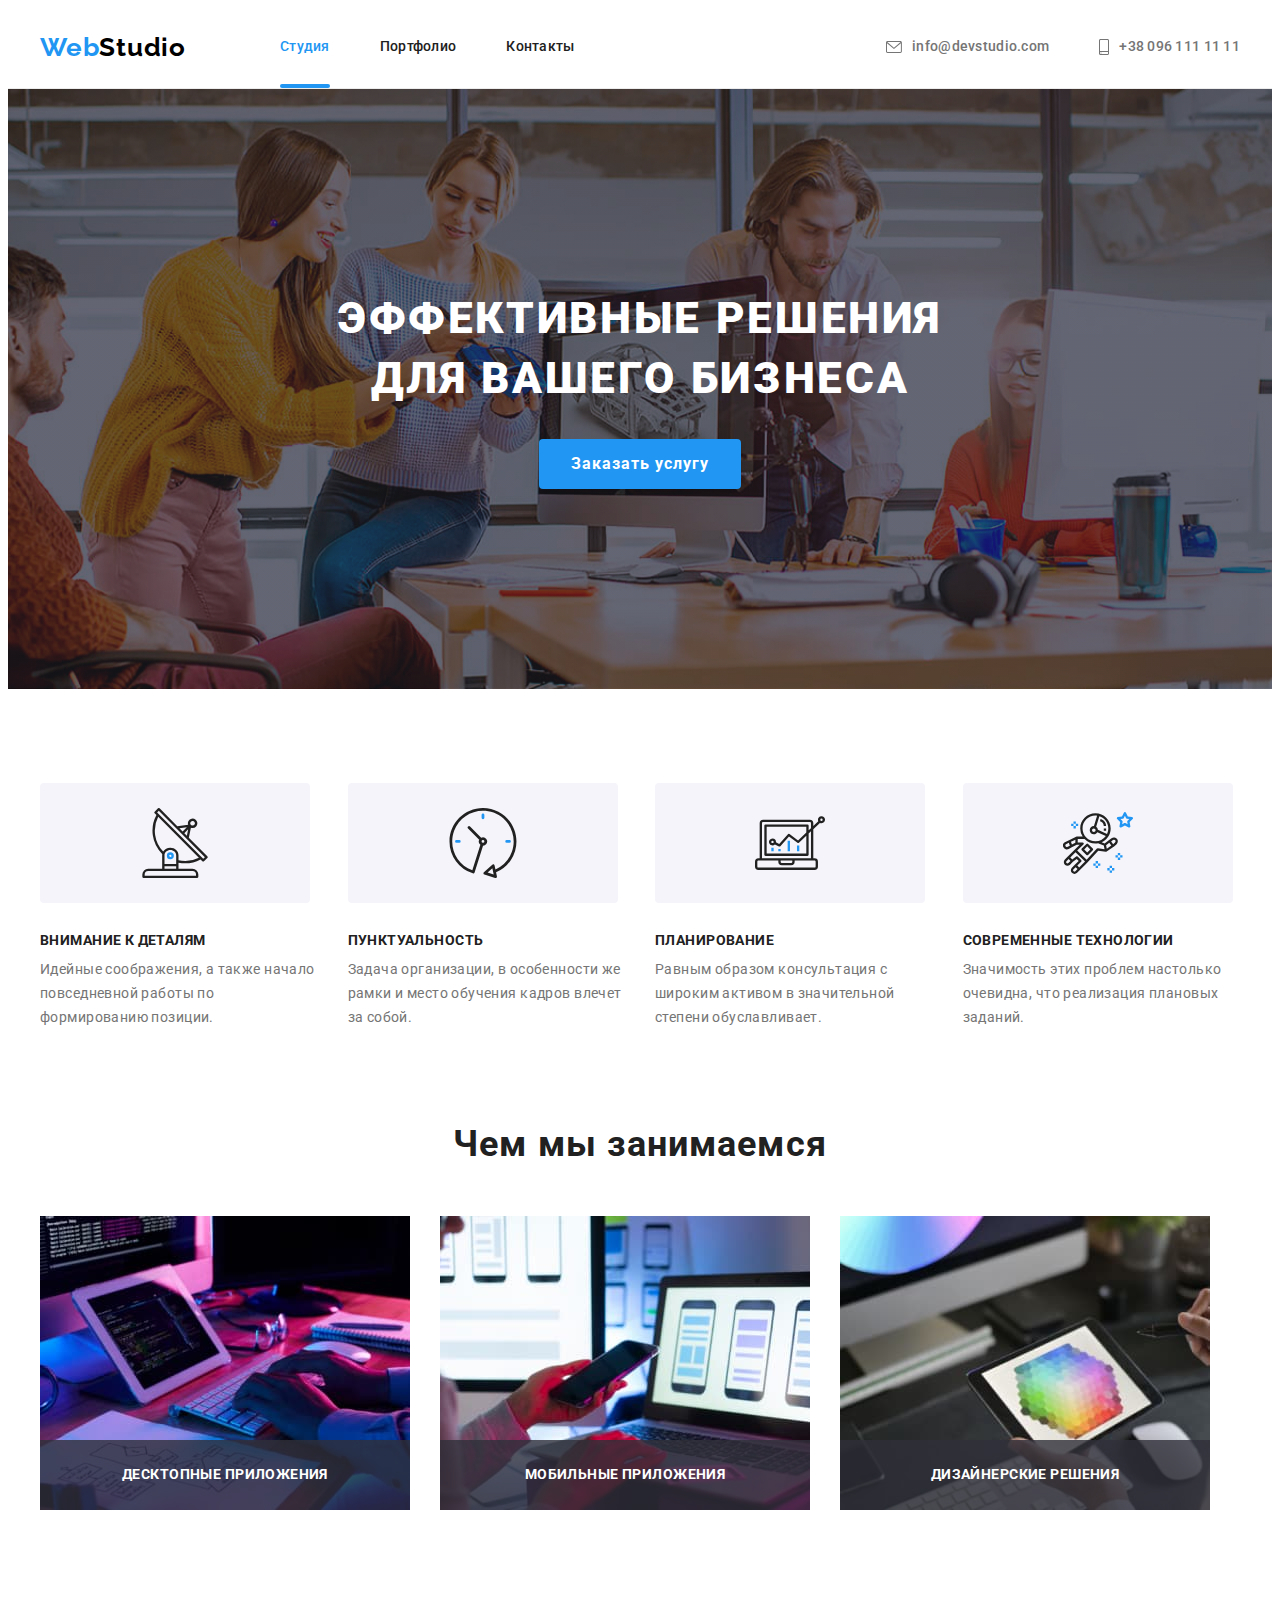
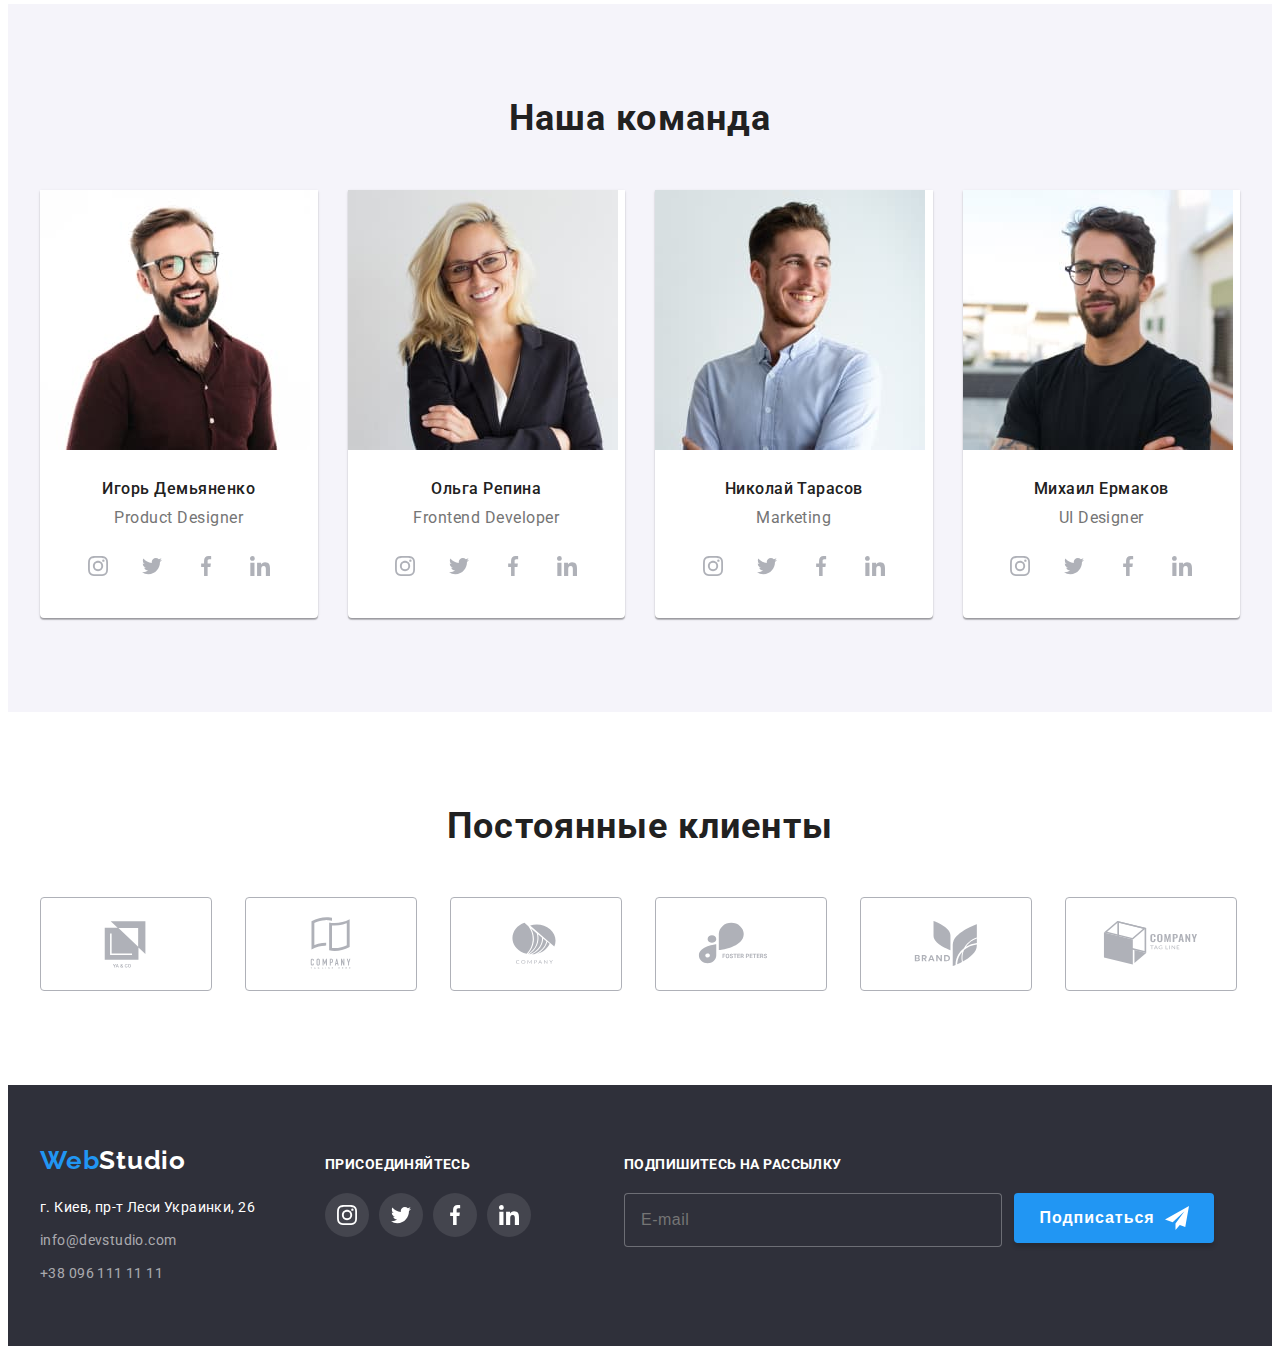
<file: index.html>
<!DOCTYPE html>
<html lang="ru">
  <head>
    <meta charset="UTF-8" />
    <meta http-equiv="X-UA-Compatible" content="IE=edge" />
    <meta name="viewport" content="width=device-width, initial-scale=1.0" />
    <title>Студия</title>
    <link rel="preconnect" href="https://fonts.googleapis.com" />
    <link rel="preconnect" href="https://fonts.gstatic.com" crossorigin />
    <link
      href="https://fonts.googleapis.com/css2?family=Raleway:wght@700&family=Roboto:wght@400;500;700;900&display=swap"
      rel="stylesheet"
    />
    <link
      rel="stylesheet"
      href="https://cdnjs.cloudflare.com/ajax/libs/modern-normalize/1.1.0/modern-normalize.min.css"
      integrity="sha512-wpPYUAdjBVSE4KJnH1VR1HeZfpl1ub8YT/NKx4PuQ5NmX2tKuGu6U/JRp5y+Y8XG2tV+wKQpNHVUX03MfMFn9Q=="
      crossorigin="anonymous"
      referrerpolicy="no-referrer"
    />
    <link rel="stylesheet" href="./css/styles.css" />
  </head>
  <body>
    <header class="header">
      <div class="container header-container">
        <nav class="header-nav">
          <a href="" lang="en" class="logo">Web<span class="logo-dark">Studio</span></a>
          <ul class="header-nav-list">
            <li class="header-nav-item"><a href="" class="header-nav-link current">Студия</a></li>
            <li class="header-nav-item">
              <a href="./portfolio.html" class="header-nav-link">Портфолио</a>
            </li>
            <li class="header-nav-item"><a href="" class="header-nav-link">Контакты</a></li>
          </ul>
        </nav>
        <ul class="header-contacts">
          <li class="nav-contacts">
            <a href="mailto:info@devstudio.com" lang="en" class="header-link-contacts">
              <svg class="header-sprite-mail">
                <use href="images/symbol-defs.svg#icon-envelope"></use>
              </svg>
              info@devstudio.com</a
            >
          </li>
          <li class="nav-contacts">
            <a href="tel:+380961111111" class="header-link-contacts">
              <svg class="header-sprite-tel">
                <use href="images/symbol-defs.svg#icon-smartphone"></use>
              </svg>
              +38 096 111 11 11</a
            >
          </li>
        </ul>
      </div>
    </header>
    <main>
      <section class="hero">
        <div class="container">
          <h1 class="hero-title">
            Эффективные решения <br />
            для вашего бизнеса
          </h1>
          <button type="button" class="hero-button" data-modal-open>Заказать услугу</button>
        </div>
      </section>
      <section class="features section">
        <div class="container">
          <h2 class="visually-hidden">Особенности</h2>
          <ul class="features-list">
            <li class="features-list-item">
              <div class="features-bg">
                <svg class="features-sprite">
                  <use href="images/symbol-defs.svg#icon-antenna-1"></use>
                </svg>
              </div>
              <h3 class="features-title">Внимание к деталям</h3>
              <p class="features-after-title after-title">
                Идейные соображения, а также начало повседневной работы по формированию позиции.
              </p>
            </li>
            <li class="features-list-item">
              <div class="features-bg">
                <svg class="features-sprite">
                  <use href="images/symbol-defs.svg#icon-clock-1"></use>
                </svg>
              </div>
              <h3 class="features-title">Пунктуальность</h3>
              <p class="features-after-title after-title" after-title>
                Задача организации, в особенности же рамки и место обучения кадров влечет за собой.
              </p>
            </li>
            <li class="features-list-item">
              <div class="features-bg">
                <svg class="features-sprite">
                  <use href="images/symbol-defs.svg#icon-diagram-1"></use>
                </svg>
              </div>
              <h3 class="features-title">Планирование</h3>
              <p class="features-after-title after-title">
                Равным образом консультация с широким активом в значительной степени обуславливает.
              </p>
            </li>
            <li class="features-list-item">
              <div class="features-bg">
                <svg class="features-sprite">
                  <use href="images/symbol-defs.svg#icon-astronaut-1"></use>
                </svg>
              </div>
              <h3 class="features-title">Современные технологии</h3>
              <p class="features-after-title after-title">
                Значимость этих проблем настолько очевидна, что реализация плановых заданий.
              </p>
            </li>
          </ul>
        </div>
      </section>
      <section class="business">
        <div class="container">
          <h2 class="business-title section-title">Чем мы занимаемся</h2>
          <ul class="business-list">
            <li class="business-item">
              <img
                src="./images/what_we_do_img1.jpg"
                alt="man typing text"
                width="370"
                height="294"
              />
              <p class="business-item-text">Десктопные приложения</p>
            </li>
            <li class="business-item">
              <img
                src="./images/what_we_do_img2.jpg"
                alt="man looking at the phone"
                width="370"
                height="294"
              />
              <p class="business-item-text">Мобильные приложения</p>
            </li>
            <li class="business-item">
              <img
                src="./images/what_we_do_img3.jpg"
                alt="man with ipad"
                width="370"
                height="294"
              />
              <p class="business-item-text">Дизайнерские решения</p>
            </li>
          </ul>
        </div>
      </section>
      <section class="team section">
        <div class="container">
          <h2 class="team-title section-title">Наша команда</h2>
          <ul class="team-list">
            <li class="team-item">
              <img
                class="team-img"
                src="./images/product_desiner1.jpg"
                alt="product_desiner"
                width="270"
                subtitle
                height="260"
              />
              <div class="team-afterfoto">
                <h3 class="team-subtitle subtitle">Игорь Демьяненко</h3>
                <p lang="en" class="team-position">Product Designer</p>
                <ul class="social">
                  <li class="social-item">
                    <a
                      href="https://instagram.com"
                      class="social-link"
                      aria-label="иконка Инстаграм"
                    >
                      <svg class="link-icon" width="20" height="20">
                        <use href="./images/symbol-defs.svg#icon-instagram-2"></use>
                      </svg>
                    </a>
                  </li>
                  <li class="social-item">
                    <a href="https://twitter.com" class="social-link" aria-label="иконка Твиттер">
                      <svg class="link-icon" width="20" height="20">
                        <use href="./images/symbol-defs.svg#icon-twitter-1"></use>
                      </svg>
                    </a>
                  </li>
                  <li class="social-item">
                    <a href="https://facebook.com" class="social-link" aria-label="иконка Фейсбук">
                      <svg class="link-icon" width="20" height="20">
                        <use href="./images/symbol-defs.svg#icon-facebook-1"></use>
                      </svg>
                    </a>
                  </li>
                  <li class="social-item">
                    <a href="https://linkedin.com" class="social-link" aria-label="иконка Линкедин">
                      <svg class="link-icon" width="20" height="20">
                        <use href="./images/symbol-defs.svg#icon-linkedin-1"></use>
                      </svg>
                    </a>
                  </li>
                </ul>
              </div>
            </li>
            <li class="team-item">
              <img
                class="team-img"
                src="./images/frontend_desiner2.jpg"
                alt="frontend_desiner"
                width="270"
                height="260"
              />
              <div class="team-afterfoto">
                <h3 class="team-subtitle subtitle">Ольга Репина</h3>
                <p lang="en" class="team-position">Frontend Developer</p>
                <ul class="social">
                  <li class="social-item">
                    <a
                      href="https://instagram.com"
                      class="social-link"
                      aria-label="иконка Инстаграм"
                    >
                      <svg class="link-icon" width="20" height="20">
                        <use href="./images/symbol-defs.svg#icon-instagram-2"></use>
                      </svg>
                    </a>
                  </li>
                  <li class="social-item">
                    <a href="https://twitter.com" class="social-link" aria-label="иконка Твиттер">
                      <svg class="link-icon" width="20" height="20">
                        <use href="./images/symbol-defs.svg#icon-twitter-1"></use>
                      </svg>
                    </a>
                  </li>
                  <li class="social-item">
                    <a href="https://facebook.com" class="social-link" aria-label="иконка Фейсбук">
                      <svg class="link-icon" width="20" height="20">
                        <use href="./images/symbol-defs.svg#icon-facebook-1"></use>
                      </svg>
                    </a>
                  </li>
                  <li class="social-item">
                    <a href="https://linkedin.com" class="social-link" aria-label="иконка Линкедин">
                      <svg class="link-icon" width="20" height="20">
                        <use href="./images/symbol-defs.svg#icon-linkedin-1"></use>
                      </svg>
                    </a>
                  </li>
                </ul>
              </div>
            </li>
            <li class="team-item">
              <img
                class="team-img"
                src="./images/marketing3.jpg"
                alt="marketing"
                width="270"
                height="260"
              />
              <div class="team-afterfoto">
                <h3 class="team-subtitle subtitle">Николай Тарасов</h3>
                <p lang="en" class="team-position">Marketing</p>
                <ul class="social">
                  <li class="social-item">
                    <a
                      href="https://instagram.com"
                      class="social-link"
                      aria-label="иконка Инстаграм"
                    >
                      <svg class="link-icon" width="20" height="20">
                        <use href="./images/symbol-defs.svg#icon-instagram-2"></use>
                      </svg>
                    </a>
                  </li>
                  <li class="social-item">
                    <a href="https://twitter.com" class="social-link" aria-label="иконка Твиттер">
                      <svg class="link-icon" width="20" height="20">
                        <use href="./images/symbol-defs.svg#icon-twitter-1"></use>
                      </svg>
                    </a>
                  </li>
                  <li class="social-item">
                    <a href="https://facebook.com" class="social-link" aria-label="иконка Фейсбук">
                      <svg class="link-icon" width="20" height="20">
                        <use href="./images/symbol-defs.svg#icon-facebook-1"></use>
                      </svg>
                    </a>
                  </li>
                  <li class="social-item">
                    <a href="https://linkedin.com" class="social-link" aria-label="иконка Линкедин">
                      <svg class="link-icon" width="20" height="20">
                        <use href="./images/symbol-defs.svg#icon-linkedin-1"></use>
                      </svg>
                    </a>
                  </li>
                </ul>
              </div>
            </li>
            <li class="team-item">
              <img
                class="team-img"
                src="./images/ui_designer4.jpg"
                alt="ui_designer"
                width="270"
                height="260"
              />
              <div class="team-afterfoto">
                <h3 class="team-subtitle subtitle">Михаил Ермаков</h3>
                <p lang="en" class="team-position">UI Designer</p>
                <ul class="social">
                  <li class="social-item">
                    <a
                      href="https://instagram.com"
                      class="social-link"
                      aria-label="иконка Инстаграм"
                    >
                      <svg class="link-icon" width="20" height="20">
                        <use href="./images/symbol-defs.svg#icon-instagram-2"></use>
                      </svg>
                    </a>
                  </li>
                  <li class="social-item">
                    <a href="https://twitter.com" class="social-link" aria-label="иконка Твиттер">
                      <svg class="link-icon" width="20" height="20">
                        <use href="./images/symbol-defs.svg#icon-twitter-1"></use>
                      </svg>
                    </a>
                  </li>
                  <li class="social-item">
                    <a href="https://facebook.com" class="social-link" aria-label="иконка Фейсбук">
                      <svg class="link-icon" width="20" height="20">
                        <use href="./images/symbol-defs.svg#icon-facebook-1"></use>
                      </svg>
                    </a>
                  </li>
                  <li class="social-item">
                    <a href="https://linkedin.com" class="social-link" aria-label="иконка Линкедин">
                      <svg class="link-icon" width="20" height="20">
                        <use href="./images/symbol-defs.svg#icon-linkedin-1"></use>
                      </svg>
                    </a>
                  </li>
                </ul>
              </div>
            </li>
          </ul>
        </div>
      </section>
      <section class="partners section">
        <div class="container employment-partners">
          <h2 class="partners-title section-title">Постоянные клиенты</h2>
          <ul class="partners-list">
            <li class="partners-image">
              <a href="" class="partners-link">
                <svg class="partners-logo" width="106" height="60">
                  <use href="./images/symbol-defs.svg#icon-Logo"></use>
                </svg>
              </a>
            </li>
            <li class="partners-image">
              <a href="" class="partners-link">
                <svg class="partners-logo" width="106" height="60">
                  <use href="./images/symbol-defs.svg#icon-Logo-1"></use>
                </svg>
              </a>
            </li>
            <li class="partners-image">
              <a href="" class="partners-link">
                <svg class="partners-logo" width="106" height="60">
                  <use href="./images/symbol-defs.svg#icon-Logo-2"></use>
                </svg>
              </a>
            </li>
            <li class="partners-image">
              <a href="" class="partners-link">
                <svg class="partners-logo" width="106" height="60">
                  <use href="./images/symbol-defs.svg#icon-Logo-3"></use>
                </svg>
              </a>
            </li>
            <li class="partners-image">
              <a href="" class="partners-link">
                <svg class="partners-logo" width="106" height="60">
                  <use href="./images/symbol-defs.svg#icon-Logo-4"></use>
                </svg>
              </a>
            </li>
            <li class="partners-image">
              <a href="" class="partners-link">
                <svg class="partners-logo" width="106" height="60">
                  <use href="./images/symbol-defs.svg#icon-Logo-5"></use>
                </svg>
              </a>
            </li>
          </ul>
        </div>
      </section>
    </main>
    <footer class="footer">
      <div class="container footer-container">
        <div class="footer-address">
          <a href="" lang="en" class="footer-logo logo"
            >Web<span class="logo-white">Studio</span></a
          >
          <address class="address">
            <ul class="address-list">
              <li class="address-list-item">
                <a
                  href="https://goo.gl/maps/FSaTrgTVxkoQMMDFA"
                  target="_blank"
                  rel="noopener noreferrer nofollow"
                  class="direct-address"
                  >г. Киев, пр-т Леси Украинки, 26</a
                >
              </li>
              <li class="address-list-item">
                <a href="mailto:info@devstudio.com" lang="en" class="footer-link-contacts"
                  >info@devstudio.com</a
                >
              </li>
              <li class="address-list-item">
                <a href="tel:+380961111111" class="footer-link-contacts">+38 096 111 11 11</a>
              </li>
            </ul>
          </address>
        </div>
        <div class="footer-media-block">
          <h2 class="join section-title">присоединяйтесь</h2>
          <ul class="footer-links">
            <li class="footer-links-item">
              <a href="https://instagram.com" class="link" aria-label="иконка Инстаграм">
                <svg class="link-icon" width="20" height="20">
                  <use href="./images/symbol-defs.svg#icon-instagram-white"></use>
                </svg>
              </a>
            </li>
            <li class="footer-links-item">
              <a href="https://twitter.com" class="link" aria-label="иконка Твиттер">
                <svg class="link-icon" width="20" height="20">
                  <use href="./images/symbol-defs.svg#icon-twitter-white"></use>
                </svg>
              </a>
            </li>
            <li class="footer-links-item">
              <a href="https://facebook.com" class="link" aria-label="иконка Фейсбук">
                <svg class="link-icon" width="20" height="20">
                  <use href="./images/symbol-defs.svg#icon-facebook-white"></use>
                </svg>
              </a>
            </li>
            <li class="footer-links-item">
              <a href="https://linkedin.com" class="link" aria-label="иконка Линкедин">
                <svg class="link-icon" width="20" height="20">
                  <use href="./images/symbol-defs.svg#icon-linkedin-white"></use>
                </svg>
              </a>
            </li>
          </ul>
        </div>
        <div class="footer-form">
          <h2 class="footer-form-title">Подпишитесь на рассылку</h2>
          <div class="footer-form-field">
            <label for="user-mail"></label>
            <input
              type="email"
              name="user-mail"
              class="input-mail"
              placeholder="E-mail"
              required
              id="user-mail"
            />
            <button type="submit" class="footer-submit-btn">
              Подписаться
              <svg class="send-icon" width="24" height="24">
                <use href="./images/symbol-defs.svg#icon-icon-send"></use>
              </svg>
            </button>
          </div>
          <div></div>
        </div>
      </div>
    </footer>
    <div class="backdrop is-hidden" data-modal>
      <div class="modal">
        <button type="button" class="modal-close-btn" data-modal-close>
          <svg class="close-icon" width="18" height="18">
            <use href="images/symbol-defs.svg#icon-close-black-18dp-2-1"></use>
          </svg>
        </button>
        <p class="modal-title">Оставьте свои данные, мы вам перезвоним</p>
        <form class="modal-form">
          <div class="form-field">
            <label for="user-name" class="modal-label">Имя</label>
              <span class="modal-input-wrap">
                <input type="text" class="modal-input" name="user-name" required placeholder=" " id="user-name">
                  <svg class="modal-icon" width="18" height="18">
                    <use href="./images/symbol-defs.svg#icon-person-black-18dp-1"></use>
                  </svg>
                </input>
              </span>
            </div>
          <div class="form-field">
            <label for="user-tel" class="modal-label">Телефон</label>
              <span class="modal-input-wrap">
                <input type="tel" class="modal-input" name="user-tel" required placeholder=" " id="user-tel">
                  <svg class="modal-icon" width="18" height="18">
                    <use href="./images/symbol-defs.svg#icon-phone-black-18dp-1"></use>
                  </svg>
                </input>
              </span>
            </div>
          <div class="form-field">
            <label for="user-mail" class="modal-label">Почта</label>
              <span class="modal-input-wrap">
                <input type="email" class="modal-input" name="user-mail" required placeholder=" " id="user-mail">
                  <svg class="modal-icon" width="18" height="18">
                    <use href="./images/symbol-defs.svg#icon-email-black-18dp-1"></use>
                  </svg>
                </input>
              </span>
            </div>
          <div class="form-field-text">
            <label for="user-text" class="modal-label">Комментарий</label>
              <span class="modal-input-wrap">
                <textarea class="modal-text" name="user-text" required placeholder="Введите текст" id="user-text"></textarea>
              </span>
            </div>
            <div class="form-field-check">
            <input
              type="checkbox"
              class="modal-check visually-hidden"
              id="modal-check"
              name="modal-check"
            />
            <label for="modal-check" class="modal-check-text">
              <span>
                <svg class="modal-check-icon" width="16" height="15">
                  <use href="./images/symbol-defs.svg#icon-Vector"></use>
                </svg>
              </span>
              Соглашаюсь с рассылкой и принимаю <a href="" class="policy">Условия договора</a></label>
          </div>
          <button type="submit" class="send-btn">Отправить</button>
          </form>
      </div>
    </div>
    <script>
      (() => {
        const refs = {
          openModalBtn: document.querySelector('[data-modal-open]'),
          closeModalBtn: document.querySelector('[data-modal-close]'),
          modal: document.querySelector('[data-modal]'),
        };

        refs.openModalBtn.addEventListener('click', toggleModal);
        refs.closeModalBtn.addEventListener('click', toggleModal);

        function toggleModal() {
          refs.modal.classList.toggle('is-hidden');
        }
      })();
    </script>
  </body>
</html>
</file>
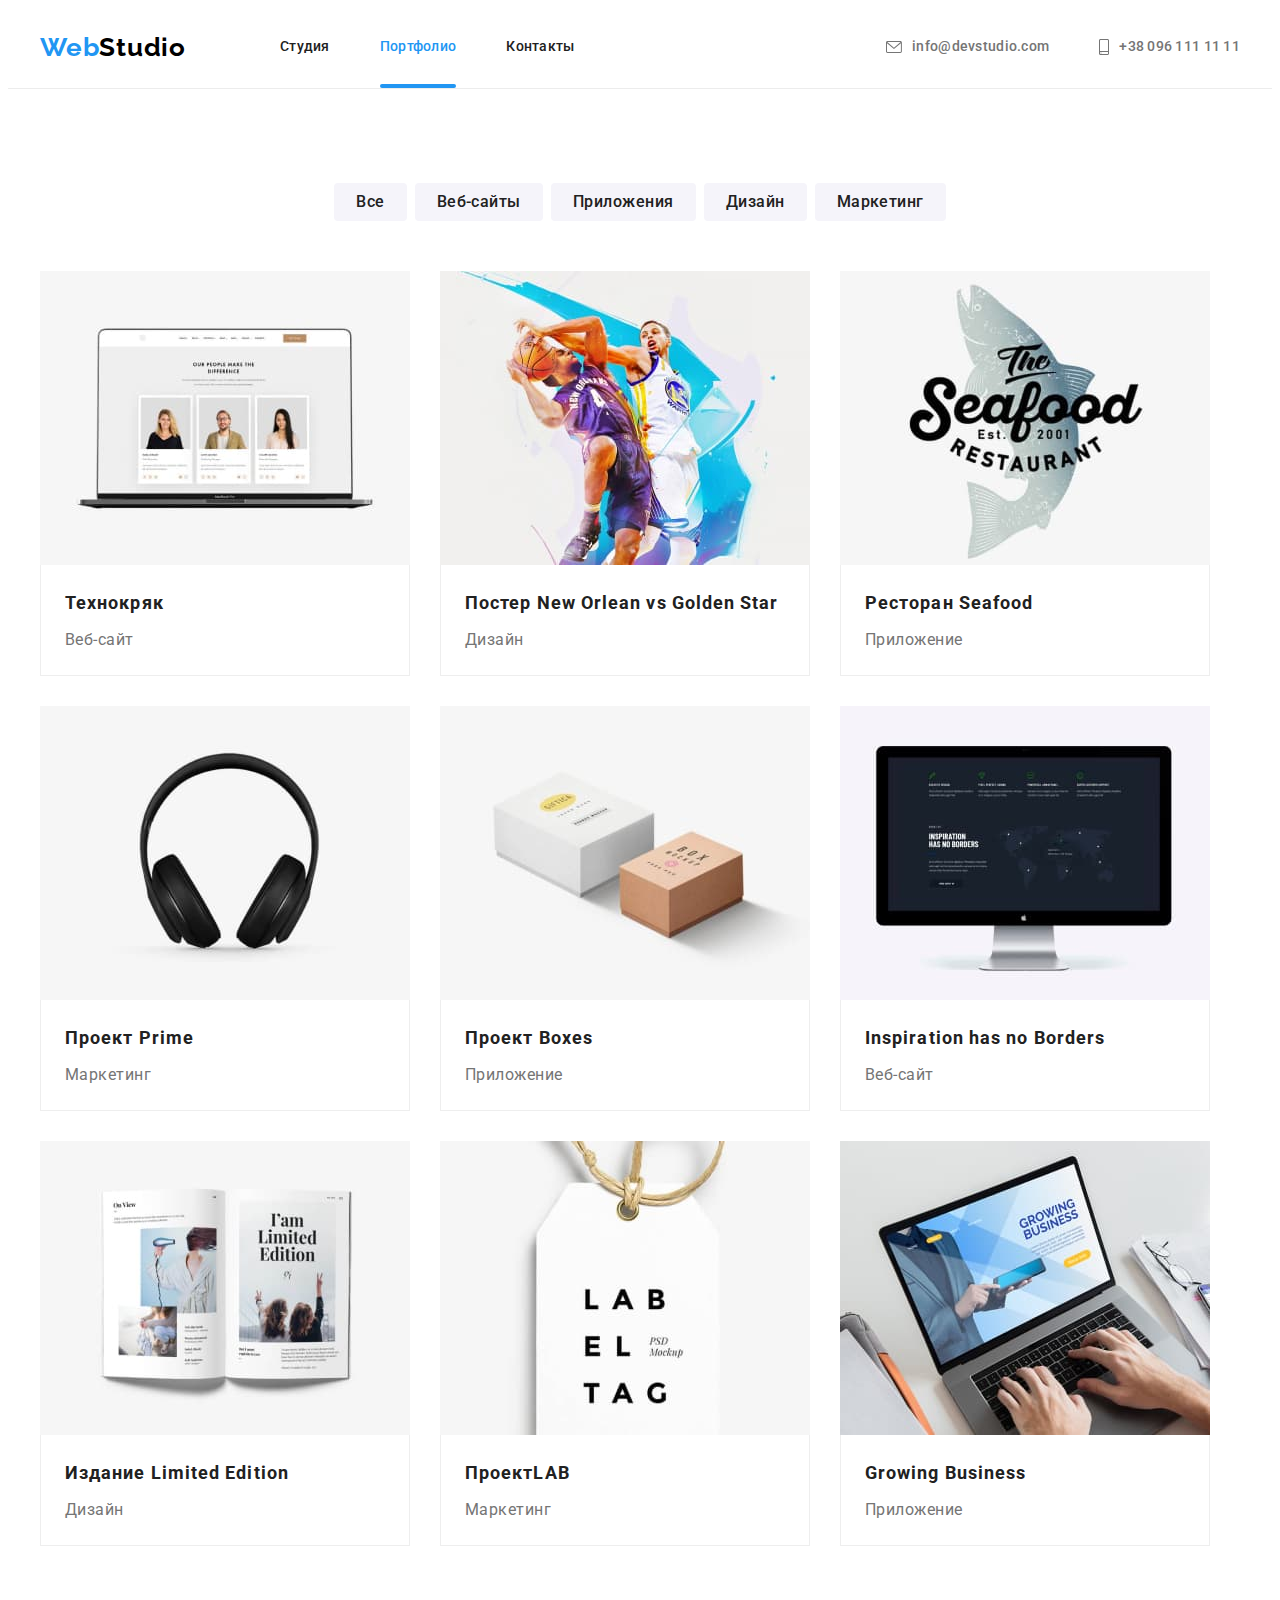
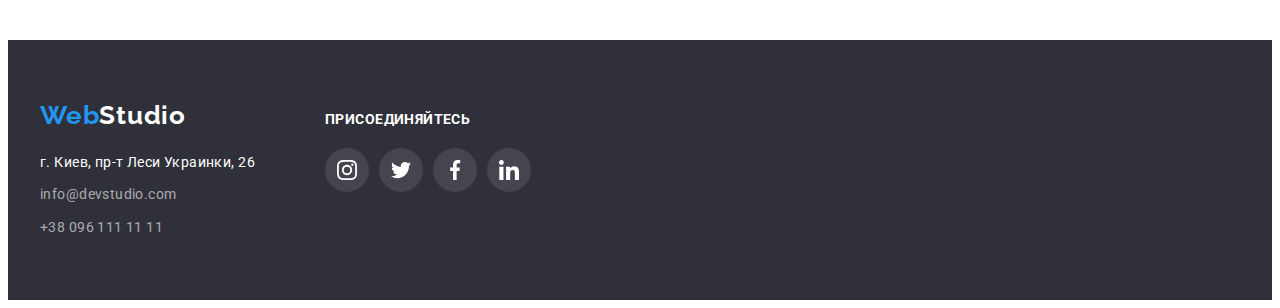
<file: portfolio.html>
<!DOCTYPE html>
<html lang="ru">
  <head>
    <meta charset="UTF-8" />
    <meta http-equiv="X-UA-Compatible" content="IE=edge" />
    <meta name="viewport" content="width=device-width, initial-scale=1.0" />
    <title>Портфолио</title>
    <link rel="preconnect" href="https://fonts.googleapis.com" />
    <link rel="preconnect" href="https://fonts.gstatic.com" crossorigin />
    <link
      href="https://fonts.googleapis.com/css2?family=Raleway:wght@700&family=Roboto:wght@400;500;700;900&display=swap"
      rel="stylesheet"
    />
    <link
      rel="stylesheet"
      href="https://cdnjs.cloudflare.com/ajax/libs/modern-normalize/1.1.0/modern-normalize.min.css"
      integrity="sha512-wpPYUAdjBVSE4KJnH1VR1HeZfpl1ub8YT/NKx4PuQ5NmX2tKuGu6U/JRp5y+Y8XG2tV+wKQpNHVUX03MfMFn9Q=="
      crossorigin="anonymous"
      referrerpolicy="no-referrer"
    />
    <link rel="stylesheet" href="./css/styles.css" />
  </head>
  <body>
    <header class="header">
      <div class="container header-container">
        <nav class="header-nav">
          <a href="" lang="en" class="logo">Web<span class="logo-dark">Studio</span></a>
          <ul class="header-nav-list">
            <li class="header-nav-item">
              <a href="./index.html" class="header-nav-link">Студия</a>
            </li>
            <li class="header-nav-item">
              <a href="" class="header-nav-link current">Портфолио</a>
            </li>
            <li class="header-nav-item"><a href="" class="header-nav-link">Контакты</a></li>
          </ul>
        </nav>
        <ul class="header-contacts">
          <li class="nav-contacts">
            <a href="mailto:info@devstudio.com" lang="en" class="header-link-contacts">
              <svg class="header-sprite-mail">
                <use href="images/symbol-defs.svg#icon-envelope"></use>
              </svg>
              info@devstudio.com</a
            >
          </li>
          <li class="nav-contacts">
            <a href="tel:+380961111111" class="header-link-contacts">
              <svg class="header-sprite-tel">
                <use href="images/symbol-defs.svg#icon-smartphone"></use>
              </svg>
              +38 096 111 11 11</a
            >
          </li>
        </ul>
      </div>
    </header>
    <main>
      <section class="filter-project section">
        <div class="container">
          <h1 class="visually-hidden">Портфолио</h1>
          <ul class="filters-list">
            <li class="filters-list-item">
              <button type="button" class="filter-buttons">Все</button>
            </li>
            <li class="filters-list-item">
              <button type="button" class="filter-buttons">Веб-сайты</button>
            </li>
            <li class="filters-list-item">
              <button type="button" class="filter-buttons">Приложения</button>
            </li>
            <li class="filters-list-item">
              <button type="button" class="filter-buttons">Дизайн</button>
            </li>
            <li class="filters-list-item">
              <button type="button" class="filter-buttons">Маркетинг</button>
            </li>
          </ul>
          <ul class="project-list">
            <li class="project-list-item">
              <a href="" class="project-card">
                <div class="project-card-wrap">
                  <img
                    class="project-img"
                    src="./images/notepad.jpg"
                    alt="working-notepad"
                    width="370"
                  />
                  <p class="project-card-text">
                    Технокряк это современная площадка распространения коронавируса. Компании
                    используют эту платформу для цифрового шпионажа и атак на защищённые сервера
                    конкурентов.
                  </p>
                </div>
                <div class="text-bellow">
                  <h2 class="project-title">Технокряк</h2>
                  <p class="project-after-title">Веб-сайт</p>
                </div>
              </a>
            </li>
            <li class="project-list-item">
              <a href="" class="project-card">
                <div class="project-card-wrap">
                  <img
                    class="project-img"
                    src="./images/basketball.jpg"
                    alt="poster-with-basketball players"
                    width="370"
                  />
                  <p class="project-card-text">
                    Технокряк это современная площадка распространения коронавируса. Компании
                    используют эту платформу для цифрового шпионажа и атак на защищённые сервера
                    конкурентов.
                  </p>
                </div>
                <div class="text-bellow">
                  <h2 class="project-title">
                    Постер <span lang="en">New Orlean vs Golden Star</span>
                  </h2>
                  <p class="project-after-title">Дизайн</p>
                </div>
              </a>
            </li>
            <li class="project-list-item">
              <a href="" class="project-card">
                <div class="project-card-wrap">
                  <img
                    class="project-img"
                    src="./images/seafood.jpg"
                    alt="poster-with-seafish"
                    width="370"
                  />
                  <p class="project-card-text">
                    Технокряк это современная площадка распространения коронавируса. Компании
                    используют эту платформу для цифрового шпионажа и атак на защищённые сервера
                    конкурентов.
                  </p>
                </div>
                <div class="text-bellow">
                  <h2 class="project-title">Ресторан <span lang="en">Seafood</span></h2>
                  <p class="project-after-title">Приложение</p>
                </div>
              </a>
            </li>
            <li class="project-list-item">
              <a href="" class="project-card">
                <div class="project-card-wrap">
                  <img
                    class="project-img"
                    src="./images/headphones.jpg"
                    alt="black-headphones"
                    width="370"
                  />
                  <p class="project-card-text">
                    Технокряк это современная площадка распространения коронавируса. Компании
                    используют эту платформу для цифрового шпионажа и атак на защищённые сервера
                    конкурентов.
                  </p>
                </div>
                <div class="text-bellow">
                  <h2 class="project-title">Проект <span lang="en">Prime</span></h2>
                  <p class="project-after-title">Маркетинг</p>
                </div>
              </a>
            </li>
            <li class="project-list-item">
              <a href="" class="project-card">
                <div class="project-card-wrap">
                  <img class="project-img" src="./images/boxes.jpg" alt="two-boxes" width="370" />
                  <p class="project-card-text">
                    Технокряк это современная площадка распространения коронавируса. Компании
                    используют эту платформу для цифрового шпионажа и атак на защищённые сервера
                    конкурентов.
                  </p>
                </div>
                <div class="text-bellow">
                  <h2 class="project-title">Проект <span lang="en">Boxes</span></h2>
                  <p class="project-after-title">Приложение</p>
                </div>
              </a>
            </li>
            <li class="project-list-item">
              <a href="" class="project-card">
                <div class="project-card-wrap">
                  <img
                    class="project-img"
                    src="./images/monitor.jpg"
                    alt="working-monitor"
                    width="370"
                  />
                  <p class="project-card-text">
                    Технокряк это современная площадка распространения коронавируса. Компании
                    используют эту платформу для цифрового шпионажа и атак на защищённые сервера
                    конкурентов.
                  </p>
                </div>
                <div class="text-bellow">
                  <h2 class="project-title"><span lang="en">Inspiration has no Borders</span></h2>
                  <p class="project-after-title">Веб-сайт</p>
                </div>
              </a>
            </li>
            <li class="project-list-item">
              <a href="" class="project-card">
                <div class="project-card-wrap">
                  <img class="project-img" src="./images/book.jpg" alt="book" width="370" />
                  <p class="project-card-text">
                    Технокряк это современная площадка распространения коронавируса. Компании
                    используют эту платформу для цифрового шпионажа и атак на защищённые сервера
                    конкурентов.
                  </p>
                </div>
                <div class="text-bellow">
                  <h2 class="project-title">Издание <span lang="en">Limited Edition</span></h2>
                  <p class="project-after-title">Дизайн</p>
                </div>
              </a>
            </li>
            <li class="project-list-item">
              <a href="" class="project-card">
                <div class="project-card-wrap">
                  <img
                    class="project-img"
                    src="./images/lable-tag.jpg"
                    alt="clothing-tag"
                    width="370"
                  />
                  <p class="project-card-text">
                    Технокряк это современная площадка распространения коронавируса. Компании
                    используют эту платформу для цифрового шпионажа и атак на защищённые сервера
                    конкурентов.
                  </p>
                </div>
                <div class="text-bellow">
                  <h2 class="project-title">Проект<span lang="en">LAB</span></h2>
                  <p class="project-after-title">Маркетинг</p>
                </div>
              </a>
            </li>
            <li class="project-list-item">
              <a href="" class="project-card">
                <div class="project-card-wrap">
                  <img
                    class="project-img"
                    src="./images/notebook.jpg"
                    alt="man-working-at-notebook"
                    width="370"
                  />
                  <p class="project-card-text">
                    Технокряк это современная площадка распространения коронавируса. Компании
                    используют эту платформу для цифрового шпионажа и атак на защищённые сервера
                    конкурентов.
                  </p>
                </div>
                <div class="text-bellow">
                  <h2 class="project-title"><span lang="en">Growing Business</span></h2>
                  <p class="project-after-title">Приложение</p>
                </div>
              </a>
            </li>
          </ul>
        </div>
      </section>
    </main>
    <footer class="footer">
      <div class="container footer-container">
        <div class="footer-address">
          <a href="" lang="en" class="footer-logo logo"
            >Web<span class="logo-white">Studio</span></a
          >
          <address class="address">
            <ul class="address-list">
              <li class="address-list-item">
                <a
                  href="https://goo.gl/maps/FSaTrgTVxkoQMMDFA"
                  target="_blank"
                  rel="noopener noreferrer nofollow"
                  class="direct-address"
                  >г. Киев, пр-т Леси Украинки, 26</a
                >
              </li>
              <li class="address-list-item">
                <a href="mailto:info@devstudio.com" lang="en" class="footer-link-contacts"
                  >info@devstudio.com</a
                >
              </li>
              <li class="address-list-item">
                <a href="tel:+380961111111" class="footer-link-contacts">+38 096 111 11 11</a>
              </li>
            </ul>
          </address>
        </div>
        <div class="footer-media-block">
          <h2 class="join section-title">присоединяйтесь</h2>
          <ul class="footer-links">
            <li class="footer-links-item">
              <a href="https://instagram.com" class="link" aria-label="иконка Инстаграм">
                <svg class="link-icon" widht="20" height="20">
                  <use href="./images/symbol-defs.svg#icon-instagram-white"></use>
                </svg>
              </a>
            </li>
            <li class="footer-links-item">
              <a href="https://twitter.com" class="link" aria-label="иконка Твиттер">
                <svg class="link-icon" widht="20" height="20">
                  <use href="./images/symbol-defs.svg#icon-twitter-white"></use>
                </svg>
              </a>
            </li>
            <li class="footer-links-item">
              <a href="https://facebook.com" class="link" aria-label="иконка Фейсбук">
                <svg class="link-icon" widht="20" height="20">
                  <use href="./images/symbol-defs.svg#icon-facebook-white"></use>
                </svg>
              </a>
            </li>
            <li class="footer-links-item">
              <a href="https://linkedin.com" class="link" aria-label="иконка Линкедин">
                <svg class="link-icon" widht="20" height="20">
                  <use href="./images/symbol-defs.svg#icon-linkedin-white"></use>
                </svg>
              </a>
            </li>
          </ul>
        </div>
      </div>
    </footer>
  </body>
</html>
</file>
<file: css/styles.css>
/* header background color #FFFFFF; */
/* hero background color #2F303A; */
/* body background color #FFFFFF; */
/* team color background color #F5F4FA */
/* footer background #2F303A; */
/* accent color #2196F3; */

:root {
  --main-bgc: #ffffff;
  --seconr-bgc: #f5f4fa;
  --accent-color: #2196f3;
  --hero-footer-background-color: #2f303a;
  --text-main-color: #212121;
  --text-second-color: #757575;
  --white-color: #fff;
}

p,
h1,
h2,
h3,
h4,
h5,
h6 {
  margin: 0;
}

ul {
  list-style: none;
  margin: 0;
  padding: 0;
}

img {
  display: block;
  height: auto;
  max-width: 100%;
}

/* .list list-style: none;
*/

a {
  text-decoration: none;
}

body {
  font-family: 'Roboto', sans-serif;
  background-color: var(--main-bgc);
  color: var(--text-main-color);
}

.container {
  width: 1200px;
  padding-left: 15px;
  padding-right: 15px;
  margin: 0 auto;
}

.section {
  padding-top: 94px;
  padding-bottom: 94px;
}

.visually-hidden {
  position: absolute;
  white-space: nowrap;
  width: 1px;
  height: 1px;
  overflow: hidden;
  border: 0;
  padding: 0;
  clip: rect(0 0 0 0);
  clip-path: inset(50%);
  margin: -1px;
}

.section-title {
  font-weight: 700;
  font-size: 36px;
  line-height: 1.16;
  text-align: center;
  letter-spacing: 0.03em;
  color: var(--text-main-color);
}

.after-title {
  font-size: 14px;
  line-height: 1.71;
  letter-spacing: 0.03em;
  color: var(--text-second-color);
}

.subtitle {
  font-weight: 500;
  font-size: 16px;
  line-height: 1.18;
  letter-spacing: 0.03em;
}

/* -----Header-------- */

.header {
  padding-top: 24px;
  padding-bottom: 25px;

  border-bottom-width: 1px;
  border-bottom-style: solid;
  border-bottom-color: #ececec;

  font-weight: 500;
  font-size: 14px;
  line-height: 1.14;
  letter-spacing: 0.02em;

  background: var(--main-bgc);
}

.logo {
  margin-right: 94px;

  font-family: 'Raleway', sans-serif;
  font-weight: 700;
  font-size: 26px;
  line-height: 1.19;
  letter-spacing: 0.03em;
  color: var(--accent-color);
}

.logo-dark {
  color: #000;
}

.logo .logo-white {
  color: var(--white-color);
}

.header-container {
  display: flex;
}

.header-nav {
  display: flex;
  align-items: center;
}

.header-nav-list {
  display: flex;
  align-items: center;
}

.header-nav-item + .header-nav-item {
  margin-left: 50px;
}

.header-nav-link {
  font-weight: 500;
  font-size: 14px;
  line-height: 1.14;
  letter-spacing: 0.02em;
  color: var(--text-main-color);
  transition: color 250ms cubic-bezier(0.4, 0, 0.2, 1);
}

.header-nav-link:hover,
.header-nav-link:focus {
  color: var(--accent-color);
}

.current {
  color: var(--accent-color);
  position: relative;
}

.current::after {
  content: '';
  position: absolute;

  width: 100%;
  height: 4px;

  left: 0;
  top: 46px;

  background-color: var(--accent-color);
  border-radius: 4px;
}

.header-contacts {
  display: flex;
  margin-left: auto;
  align-items: center;
}

.nav-contacts + .nav-contacts {
  margin-left: 50px;
}

.header-link-contacts {
  display: flex;
  align-items: center;
  color: var(--text-second-color);
  transition: color 250ms cubic-bezier(0.4, 0, 0.2, 1);
}

.header-link-contacts:hover,
.header-link-contacts:focus {
  color: var(--accent-color);
}

.header-sprite-mail {
  fill: currentColor;
  width: 16px;
  height: 12px;
  margin-right: 10px;
}

.header-sprite-tel {
  fill: currentColor;
  width: 10px;
  height: 16px;
  margin-right: 10px;
}

/* --------Hero------ */
.hero {
  padding-top: 200px;
  padding-bottom: 200px;
  text-align: center;

  background-color: var(--hero-footer-background-color);
  background-image: linear-gradient(rgba(47, 48, 58, 0.4), rgba(47, 48, 58, 0.4)),
    url(../images/hero-bg.jpg);
  background-repeat: no-repeat;
  background-position: center;
  background-size: cover;
}

.hero-title {
  margin-bottom: 30px;

  font-weight: 900;
  font-size: 44px;
  line-height: 1.36;
  align-items: center;
  text-align: center;
  letter-spacing: 0.06em;
  text-transform: uppercase;

  color: var(--white-color);
}

.hero-button {
  border: transparent;
  padding: 10px 32px;
  font-family: Roboto;
  cursor: pointer;
  font-weight: 700;
  font-size: 16px;
  line-height: 1.87;

  transition: color 250ms cubic-bezier(0.4, 0, 0.2, 1),
    background-color 250ms cubic-bezier(0.4, 0, 0.2, 1);

  align-items: center;
  text-align: center;
  letter-spacing: 0.06em;

  background-color: var(--accent-color);
  color: var(--white-color);

  box-shadow: 0px 4px 4px rgba(0, 0, 0, 0.15);
  border-radius: 4px;
}

.hero-button:hover,
.hero-button:focus {
  background-color: #188ce8;
  box-shadow: 0px 4px 4px rgba(0, 0, 0, 0.15);
  border-radius: 4px;
  color: var(--white-color);
}

/* --------Features--------- */

.features-list {
  display: flex;
  margin-left: -30px;
}

.features-list-item {
  width: calc(100% / 4 - 30px);
  margin-left: 30px;
}

.features-title {
  margin-bottom: 10px;

  font-weight: 700;
  font-size: 14px;
  line-height: 1.14;
  letter-spacing: 0.03em;
  text-transform: uppercase;
}

.features-bg {
  display: flex;
  margin-bottom: 30px;
  width: 270px;
  height: 120px;
  background-color: var(--seconr-bgc);
  border-radius: 4px;
  justify-content: center;
  align-items: center;
}

.features-sprite {
  display: flex;
  width: 70px;
  height: 70px;
}

/* --------Business-------- */

.business {
  padding-bottom: 94px;
}

.business-title {
  margin-bottom: 50px;
}

.business-list {
  display: flex;
}

.business-item {
  position: relative;
}

.business-item + .business-item {
  margin-left: 30px;
}

.business-item-text {
  position: absolute;
  width: 100%;
  left: 0;
  bottom: 0;
  height: 70px;

  display: flex;
  justify-content: center;
  align-items: center;

  font-weight: 700;
  font-size: 14px;
  line-height: 1.14;
  letter-spacing: 0.03em;
  text-transform: uppercase;

  color: var(--white-color);
  background-color: rgba(47, 48, 58, 0.8);
}

/* -------Team------ */

.team {
  background-color: var(--seconr-bgc);
}

.team-title {
  margin-bottom: 50px;
}

.team-subtitle {
  margin-bottom: 10px;
  text-align: center;
}

.team-list {
  display: flex;
  margin-left: -30px;
}

.team-item {
  width: calc(100% / 4 - 30px);
  margin-left: 30px;

  box-shadow: 0px 1px 3px rgba(0, 0, 0, 0.12), 0px 1px 1px rgba(0, 0, 0, 0.14),
    0px 2px 1px rgba(0, 0, 0, 0.2);
  border-radius: 0px 0px 4px 4px;

  background-color: var(--white-color);
}

.team-position {
  margin-bottom: 16px;
  text-align: center;

  font-size: 16px;
  line-height: 1.18;
  letter-spacing: 0.03em;
  color: #757575;
}

.team-afterfoto {
  display: block;
  padding-top: 30px;
  padding-bottom: 30px;
}

.social {
  display: flex;
  justify-content: center;
}

.social-link {
  justify-content: center;
  display: flex;
  align-items: center;
  width: 44px;
  height: 44px;
  border-radius: 50%;
  transition: fill 250ms cubic-bezier(0.4, 0, 0.2, 1),
    background-color 250ms cubic-bezier(0.4, 0, 0.2, 1);
}

.social-item {
  margin-right: 10px;
}

.social-item:last-child {
  margin-right: 0px;
}

.link-icon {
  fill: #afb1b8;
  transition: fill 250ms cubic-bezier(0.4, 0, 0.2, 1),
    background-color 250ms cubic-bezier(0.4, 0, 0.2, 1);
}

.social-link:hover > .link-icon,
.social-link:focus > .link-icon {
  fill: var(--white-color);
}

.social-link:hover,
.social-link:focus {
  background-color: var(--accent-color);
}

/* -------Partners------- */

.partners-title {
  margin-left: auto;
  margin-right: auto;
  margin-bottom: 50px;
}

.partners-list {
  display: flex;
  margin-left: -30px;
}

.partners-image {
  display: flex;
  width: calc(100% / 5 - 30px);
  margin-left: 30px;
}

.partners-link {
  transition: fill 250ms cubic-bezier(0.4, 0, 0.2, 1), border 250ms cubic-bezier(0.4, 0, 0.2, 1);

  display: flex;
  width: 170px;
  height: 92px;
  border: 1px solid #afb1b8;
  border-radius: 4px;
  justify-content: center;
  align-items: center;
}

.partners-logo {
  display: block;
  fill: #afb1b8;
  transition: fill 250ms cubic-bezier(0.4, 0, 0.2, 1);
}

.partners-link:hover,
.partners-link:focus {
  border: 1px solid var(--accent-color);
}

.partners-link:hover > .partners-logo,
.partners-link:focus > .partners-logo {
  fill: var(--accent-color);
}

/* ------Footer------- */

.footer {
  padding-top: 60px;
  padding-bottom: 60px;

  background-color: var(--hero-footer-background-color);
}

.address {
  font-style: normal;
}

.address-list-item:not(:last-child) {
  margin-bottom: 9px;
}

.direct-address {
  margin-bottom: 9px;

  font-size: 14px;
  line-height: 1.71;
  letter-spacing: 0.03em;
  color: var(--white-color);
}

.footer-link-contacts:not(:last-child) {
  display: flex;
  margin-bottom: 9px;
}

.footer-link-contacts {
  font-size: 14px;
  line-height: 1.71;
  letter-spacing: 0.03em;

  transition: color 250ms cubic-bezier(0.4, 0, 0.2, 1);

  color: rgba(255, 255, 255, 0.6);
}

.footer-link-contacts:hover,
.footer-link-contacts:focus {
  color: var(--accent-color);
}

.footer-container {
  display: flex;
  align-items: baseline;
}

.footer-logo {
  display: block;
  margin-bottom: 20px;
  margin-right: 0;
}

.footer-media-block {
  margin-left: 70px;
}

.join {
  margin-bottom: 20px;

  color: var(--white-color);

  font-weight: 700;
  font-size: 14px;
  line-height: 1.14;

  text-transform: uppercase;
  text-align: left;
}

.footer-links {
  display: flex;
  fill: var(--white-color);
}

.footer-links .link {
  display: flex;
  justify-content: center;
  align-items: center;
  width: 44px;
  height: 44px;
  border-radius: 50%;

  background-color: rgba(255, 255, 255, 0.1);
}

.footer-links .link-icon {
  fill: var(--white-color);
}

.footer-links-item {
  margin-right: 10px;
}

.footer-links-item:last-child {
  margin-right: 0px;
}

.foter-links .link-icon {
  display: inline-block;
  fill: #afb1b8;
}

.link {
  transition: fill 250ms cubic-bezier(0.4, 0, 0.2, 1),
    background-color 250ms cubic-bezier(0.4, 0, 0.2, 1);
}

.footer-links .link:hover > .link-icon,
.footer-links .link:focus > .link-icon {
  fill: var(--white-color);
  transition: fill 250ms cubic-bezier(0.4, 0, 0.2, 1),
    background-color 250ms cubic-bezier(0.4, 0, 0.2, 1);
}

.footer-links .link:hover,
.footer-links .link:focus {
  background-color: var(--accent-color);
}

.footer-form {
  display: block;
  margin-left: 93px;
}

.footer-form-title {

  margin-bottom: 20px;

  font-weight: 700;
font-size: 14px;
line-height: 1.14;
letter-spacing: 0.03em;
text-transform: uppercase;

color: var(--white-color);
}

.footer-form-field {
    display: flex;
    background-color: var(--hero-footer-background-color);
}

.input-mail {
  width: 358px;
  height: 50px;

  padding-left: 16px;
  align-items: center;
  justify-content: center;

  font-weight: 400;
  font-size: 16px;
  line-height: 1.25;
  letter-spacing: 0.03em;

  border: 1px solid rgba(255, 255, 255, 0.3);
  border-radius: 4px;
  outline: none;

  background-color: var(--hero-footer-background-color);
  color: rgba(255, 255, 255, 0.6);
}

.footer-submit-btn {

  width: 200px;
  height: 50px;
  margin-left: 12px;

  font-weight: 700;
  font-size: 16px;
  line-height: 1.87;
  text-align: center;
  letter-spacing: 0.06em;
  cursor: pointer;

  display: flex;
  justify-content: center;
  align-items: center;

  border: transparent;
  box-shadow: 0px 4px 4px rgba(0, 0, 0, 0.15);
  border-radius: 4px;
  /* outline: none; */

  background-color: var(--accent-color);
  color: var(--white-color);

  transition: color 250ms cubic-bezier(0.4, 0, 0.2, 1),
  background-color 250ms cubic-bezier(0.4, 0, 0.2, 1);
}

.footer-submit-btn:hover,
.footer-submit-btn:focus {
  background-color: #188ce8;
  box-shadow: 0px 4px 4px rgba(0, 0, 0, 0.15);
  border-radius: 4px;
  color: var(--white-color);
}

.send-icon {
  margin-left: 10px;
  fill: var(--white-color);
}

/* ------Filter------- */

.filters-list {
  display: flex;
  justify-content: center;
  margin-bottom: 50px;
}

.filters-list-item:not(:last-child) {
  margin-right: 8px;
}

.filter-buttons {
  padding: 6px 22px;
  font-family: inherit;
  font-weight: 500;
  font-size: 16px;
  line-height: 1.62;
  text-align: center;
  letter-spacing: 0.03em;

  transition: color 250ms cubic-bezier(0.4, 0, 0.2, 1),
    background-color 250ms cubic-bezier(0.4, 0, 0.2, 1),
    box-shadow 250ms cubic-bezier(0.4, 0, 0.2, 1);

  background-color: var(--seconr-bgc);
  border-radius: 4px;
  color: var(--text-main-color);
  border: transparent;
  cursor: pointer;
}

.filter-buttons:hover,
.filter-buttons:focus {
  background-color: #2196f3;
  box-shadow: 0px 3px 1px rgba(0, 0, 0, 0.1), 0px 1px 2px rgba(0, 0, 0, 0.08),
    0px 2px 2px rgba(0, 0, 0, 0.12);
  border-radius: 4px;
  color: var(--white-color);
}

/* ----Project------- */

.project {
  display: flex;
}

.project-list {
  display: flex;
  margin-left: -30px;
  margin-bottom: -30px;
  flex-wrap: wrap;
}

.project-list-item {
  margin-left: 30px;
  margin-bottom: 30px;
  width: 370px;

  transition: box-shadow 250ms cubic-bezier(0.4, 0, 0.2, 1);

  background: var(--white-color);
}

.text-bellow {
  padding-left: 24px;
  padding-right: 24px;
  padding-bottom: 20px;
  padding-top: 20px;

  border-bottom-width: 1px;
  border-bottom-style: solid;
  border-bottom-color: #eeeeee;

  border-left-width: 1px;
  border-left-style: solid;
  border-left-color: #eeeeee;

  border-right-width: 1px;
  border-right-style: solid;
  border-right-color: #eeeeee;
}

.project-title {
  margin-bottom: 4px;

  font-weight: 700;
  font-size: 18px;
  line-height: 2;
  letter-spacing: 0.06em;
  color: var(--text-main-color);
}

.project-after-title {
  font-size: 16px;
  line-height: 1.87;
  letter-spacing: 0.03em;
  color: var(--text-second-color);
}

.project-card {
  display: block;  
}

.project-card-wrap {
  position: relative;
  overflow: hidden;

}

.project-card-text {
  position: absolute;
  top: 0;
  left: 0;

  transform: translateY(100%);
  transition: transform 250ms cubic-bezier(0.4, 0, 0.2, 1);

  padding: 63px 24px;
  width: 100%;
  height: 100%;

  font-weight: 400;
  font-size: 18px;
  line-height: 1.56;
  letter-spacing: 0.03em;

  color: var(--white-color);
  background-color: rgba(33, 150, 243, 0.9);
}

.project-card:hover .project-card-text {
  transform: translateY(0);
}

.project-card:hover,
.project-card:focus {
  display: block;
  box-shadow: 0px 1px 1px rgba(0, 0, 0, 0.12), 0px 4px 4px rgba(0, 0, 0, 0.06),
    1px 4px 6px rgba(0, 0, 0, 0.16);
}

/* ------ Modal Instruments */

.backdrop {
  position: fixed;
  top: 0;
  width: 100vw;
  height: 100vh;

  background-color: rgba(0, 0, 0, 0.2);

  transition: opacity 250ms cubic-bezier(0.4, 0, 0.2, 1),
    visibility 250ms cubic-bezier(0.4, 0, 0.2, 1);
}

.backdrop.is-hidden .modal {
  transform: scale(0.5);
}

.modal {
  position: absolute;
  top: 50%;
  left: 50%;

  padding: 40px;

  transform: translate(-50%, -50%) scale(1);
  transition: transform 500ms;

  width: 528px;
  min-height: 581px;

  background-color: var(--white-color);
  box-shadow: 0px 1px 3px rgba(0, 0, 0, 0.12), 0px 1px 1px rgba(0, 0, 0, 0.14),
    0px 2px 1px rgba(0, 0, 0, 0.2);
  border-radius: 4px;
}

.modal-close-btn {
  position: absolute;
  top: 8px;
  right: 8px;

  margin: auto;
  padding: 0;

  justify-content: center;
  align-items: center;
  display: flex;

  width: 30px;
  height: 30px;
  cursor: pointer;

  background-color: var(--white-color);
  border: 1px solid rgba(0, 0, 0, 0.1);
  border-radius: 50%;  
}

.is-hidden {
  opacity: 0;
  pointer-events: none;
  visibility: hidden;
}

.close-icon {
  transition: fill 250ms cubic-bezier(0.4, 0, 0.2, 1);
}

.close-icon:hover,
.close-icon:focus {
  fill: var(--accent-color);
}

.modal-title{
  margin-bottom: 12px;

  font-weight: 700;
  font-size: 20px;
  line-height: 1.15;
  text-align: center;
  letter-spacing: 0.03em;
  color: var(--text-main-color);
}



.modal-input-wrap {
  position: relative;
  display: block;
  
}

.form-field {
  margin-bottom: 10px;
}

.modal-label {
  display: block;
  margin-bottom: 4px;

  font-weight: 400;
  font-size: 12px;
  line-height: 1.16;
  letter-spacing: 0.01em;
  color: var(--text-second-color);
  
}

.modal-input {
  width: 100%;
  height: 40px;

  cursor: pointer;

  padding-left: 42px;

  font-weight: 400;
  font-size: 12px;
  line-height: 1.16;
  letter-spacing: 0.01em;

  border: 1px solid rgba(33, 33, 33, 0.2);
  border-radius: 4px;
  outline: none;

  transition: border-color 250ms cubic-bezier(0.4, 0, 0.2, 1);
}

.modal-input:focus {
  border-color: var(--accent-color);
}

.modal-input:focus + .modal-icon {
  fill: var(--accent-color);
}

.modal-icon {
  position: absolute;
  left: 12px;
  top: 50%;
  transform: translateY(-50%);
  transition: fill 250ms cubic-bezier(0.4, 0, 0.2, 1);
}

.form-field-text {
  margin-bottom: 20px;
}

.modal-text {
  width: 100%;
  height: 120px;
  padding: 12px 16px;

  font-weight: 400;
  font-size: 14px;
  line-height: 1.14;
  letter-spacing: 0.01em;
  color: rgba(117, 117, 117, 0.5);

  resize: none;
  border: 1px solid rgba(33, 33, 33, 0.2);
  border-radius: 4px;
  cursor: pointer;
  outline: none;
  
  transition: border-color 250ms cubic-bezier(0.4, 0, 0.2, 1);
}

.modal-text:hover {
  border-color: var(--accent-color);
}



.form-field-check {
  display: block;
  
  width: 423px;
  height: 24px;
  margin-right: auto;
  margin-left: auto;
  margin-bottom: 30px;  
}

.modal-check-text {
  
  display: flex;
  align-items: center;
  justify-content: space-between;
  

  font-weight: 400;
  font-size: 14px;
  line-height: 1.71;
  letter-spacing: 0.03em;
}

.modal-check-text span {

  width: 16px;
  height: 15px;
  border: 2px solid #000000;
  border-radius: 2px;
  margin-right: 5px;
  display: flex;
  align-items: center;
  justify-content: center;
  cursor: pointer;

}

.modal-check-icon {
  fill: transparent;
}

.modal-check:checked + .modal-check-text > span {
  background-color: var(--accent-color);
  border: none;
}

.modal-check:checked + .modal-check-text svg {
  fill: var(--white-color);
}

.policy {
  font-weight: normal;
  font-size: 14px;
  line-height: 1.71;
  letter-spacing: 0.03em;
  text-decoration-line: underline;
  color: var(--accent-color);
}

.send-btn {
  width: 200px;
  height: 50px;
  margin-left: auto;
  margin-right: auto;
  
  font-weight: 700;
  font-size: 16px;
  line-height: 1.87;
  text-align: center;
  letter-spacing: 0.06em;
  cursor: pointer;

  display: flex;
  justify-content: center;
  align-items: center;

  border: transparent;
  box-shadow: 0px 4px 4px rgba(0, 0, 0, 0.15);
  border-radius: 4px;
  /* outline: none; */

  background-color: var(--accent-color);
  color: var(--white-color);

  transition: color 250ms cubic-bezier(0.4, 0, 0.2, 1),
  background-color 250ms cubic-bezier(0.4, 0, 0.2, 1);
}

.send-btn:hover,
.send-btn:focus {
  background-color: #188ce8;
  box-shadow: 0px 4px 4px rgba(0, 0, 0, 0.15);
  border-radius: 4px;
  color: var(--white-color);
}
</file>
